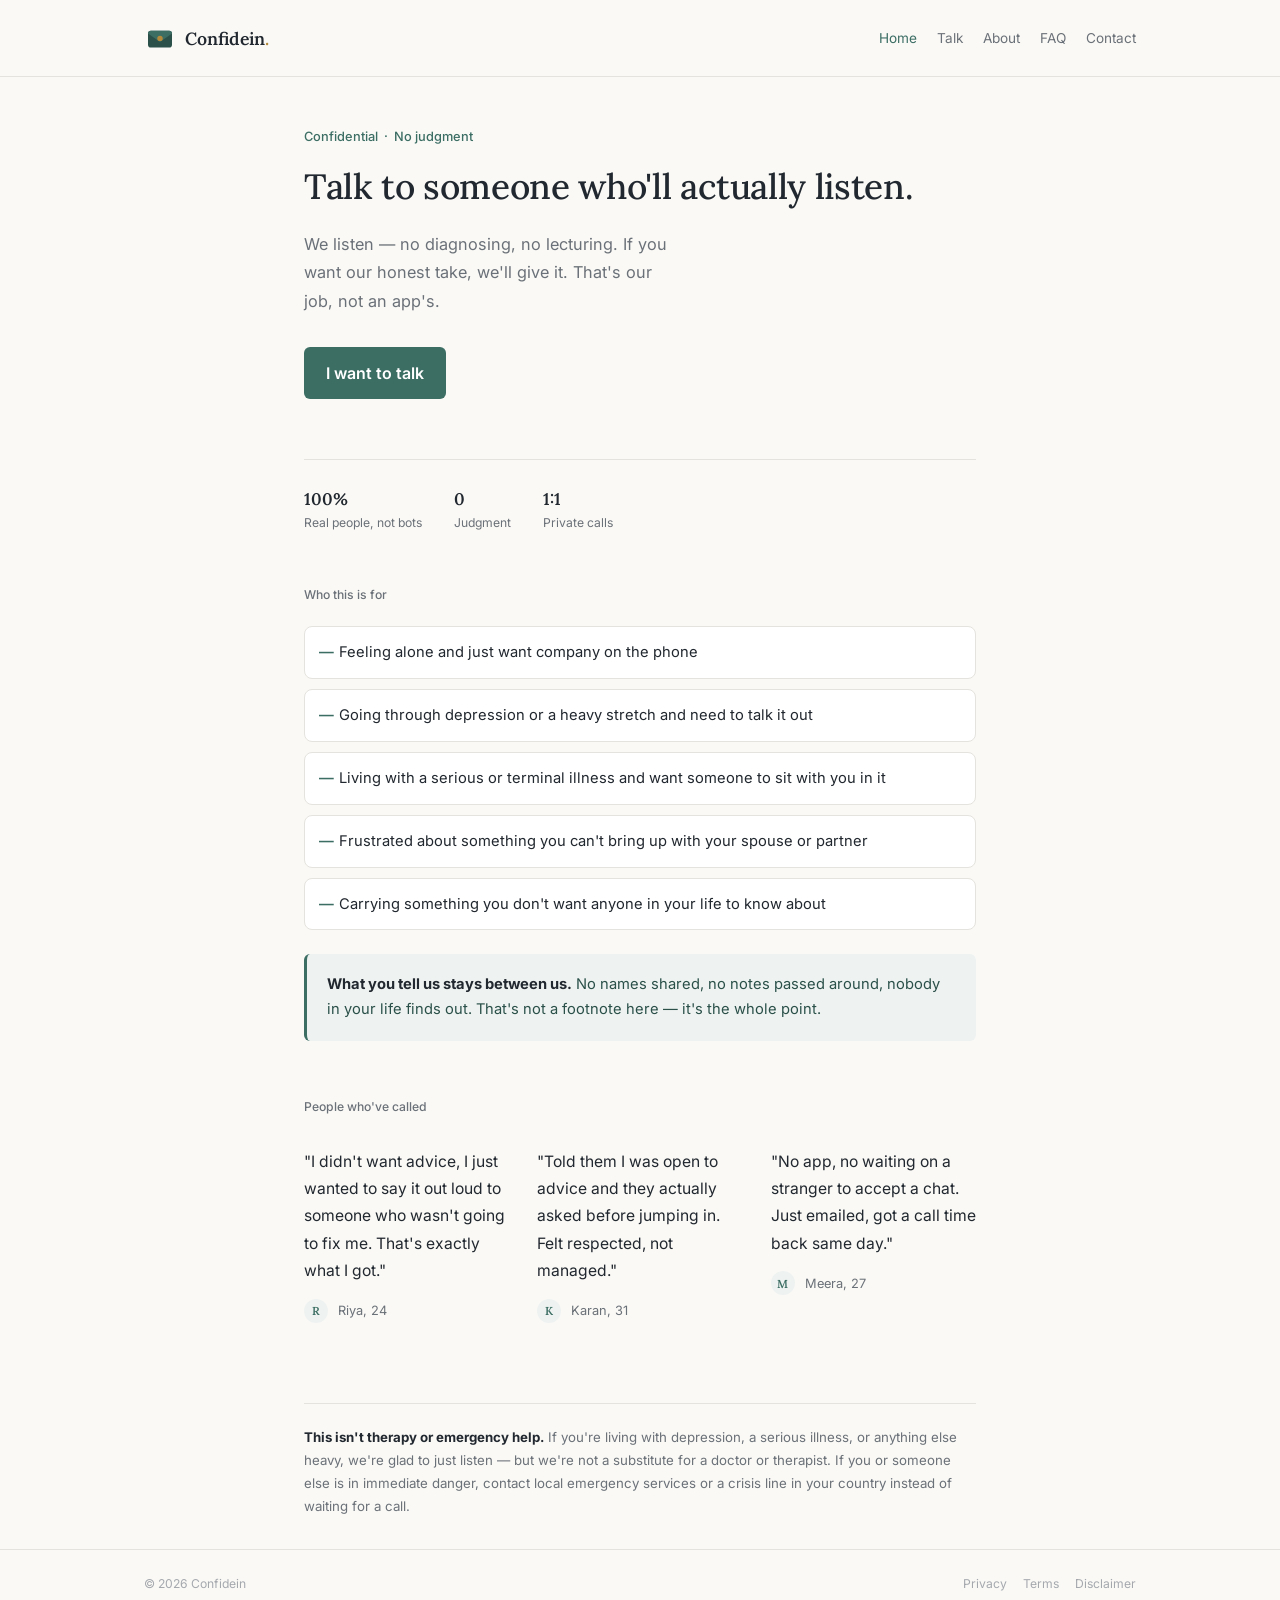
<file: index.html>
<!DOCTYPE html>
<html lang="en">
<head>
  <meta charset="UTF-8">
  <meta name="viewport" content="width=device-width, initial-scale=1">
  <title>Confidein — Talk to someone who'll listen</title>
  <meta name="description" content="A real-person listening service. No bots, no matching apps — reach out and we'll schedule a private call. No judgment, and honest advice only if you ask for it.">
  <link rel="canonical" href="https://anirban32129.github.io/Confidein/">
  <link rel="icon" type="image/svg+xml" href="favicon.svg">
  <link rel="stylesheet" href="style.css">
</head>
<body>
<div class="site-shell">

  <header class="site-header">
    <div class="wrap-inner">
      <a href="index.html" class="brand"><svg class="brand-mark" viewBox="0 0 40 40" xmlns="http://www.w3.org/2000/svg" aria-hidden="true"><rect x="5" y="11" width="30" height="21" rx="3.5" fill="#2b5049"/><path d="M5 14.5 L20 25 L35 14.5 L35 14.5 C35 12.5 33.5 11 31.5 11 L8.5 11 C6.5 11 5 12.5 5 14.5 Z" fill="#3c6e64"/><circle class="mark-spark" cx="20" cy="20.5" r="3.4" fill="#b4893a"/></svg><span class="brand-word">Confidein<span>.</span></span></a>
      <nav>
        <a href="index.html" class="active">Home</a>
        <a href="talk.html">Talk</a>
        <a href="about.html">About</a>
        <a href="faq.html">FAQ</a>
        <a href="contact.html">Contact</a>
      </nav>
    </div>
  </header>

  <main>
    <div class="page">
      <div class="hero">
        <div class="eyebrow">Confidential &nbsp;·&nbsp; No judgment</div>
        <h1>Talk to someone who'll actually listen.</h1>
        <p>We listen — no diagnosing, no lecturing. If you want our honest take, we'll give it. That's our job, not an app's.</p>
        <a class="primary-btn" href="talk.html">I want to talk</a>
      </div>

      <div class="trust-strip">
        <div class="trust-item"><div class="n">100%</div><div class="l">Real people, not bots</div></div>
        <div class="trust-item"><div class="n">0</div><div class="l">Judgment</div></div>
        <div class="trust-item"><div class="n">1:1</div><div class="l">Private calls</div></div>
      </div>

      <div class="who-for">
        <div class="testi-label">Who this is for</div>
        <div class="who-grid">
          <div class="who-item">Feeling alone and just want company on the phone</div>
          <div class="who-item">Going through depression or a heavy stretch and need to talk it out</div>
          <div class="who-item">Living with a serious or terminal illness and want someone to sit with you in it</div>
          <div class="who-item">Frustrated about something you can't bring up with your spouse or partner</div>
          <div class="who-item">Carrying something you don't want anyone in your life to know about</div>
        </div>
      </div>

      <div class="confidential-block">
        <b>What you tell us stays between us.</b> No names shared, no notes passed around, nobody in your life finds out. That's not a footnote here — it's the whole point.
      </div>

      <div class="testimonials">
        <div class="testi-label">People who've called</div>
        <div class="testi-card">
          <p>"I didn't want advice, I just wanted to say it out loud to someone who wasn't going to fix me. That's exactly what I got."</p>
          <div class="who"><div class="avatar">R</div><div class="name">Riya, 24</div></div>
        </div>
        <div class="testi-card">
          <p>"Told them I was open to advice and they actually asked before jumping in. Felt respected, not managed."</p>
          <div class="who"><div class="avatar">K</div><div class="name">Karan, 31</div></div>
        </div>
        <div class="testi-card">
          <p>"No app, no waiting on a stranger to accept a chat. Just emailed, got a call time back same day."</p>
          <div class="who"><div class="avatar">M</div><div class="name">Meera, 27</div></div>
        </div>
      </div>

      <div class="safety-note">
        <b>This isn't therapy or emergency help.</b> If you're living with depression, a serious illness, or anything else heavy, we're glad to just listen — but we're not a substitute for a doctor or therapist. If you or someone else is in immediate danger, contact local emergency services or a crisis line in your country instead of waiting for a call.
      </div>
    </div>
  </main>

  <footer class="site-footer">
    <div class="wrap-inner">
      <span>&copy; 2026 Confidein</span>
      <nav>
        <a href="privacy.html">Privacy</a>
        <a href="terms.html">Terms</a>
        <a href="disclaimer.html">Disclaimer</a>
      </nav>
    </div>
  </footer>

</div>
</body>
</html>
</file>
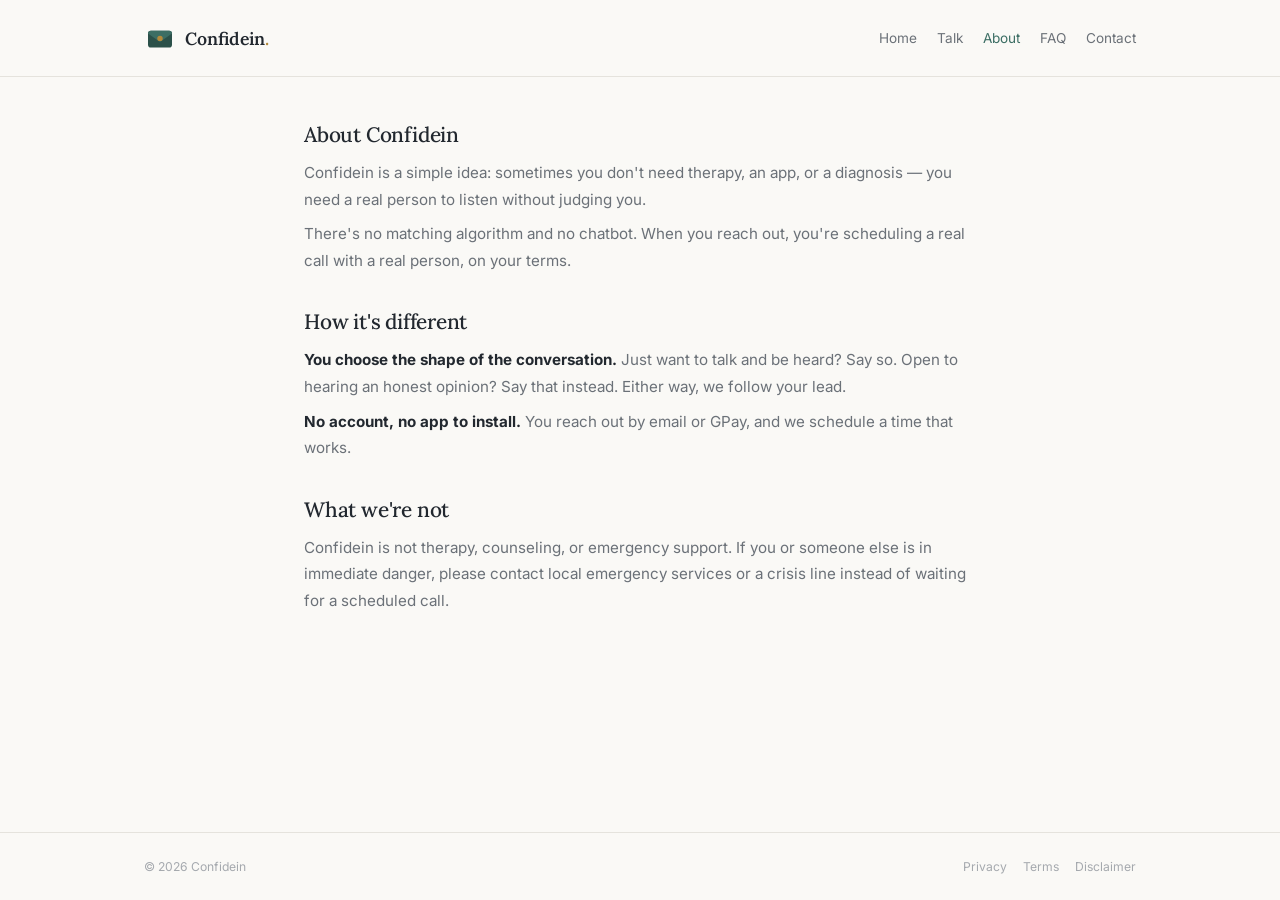
<file: about.html>
<!DOCTYPE html>
<html lang="en">
<head>
  <meta charset="UTF-8">
  <meta name="viewport" content="width=device-width, initial-scale=1">
  <title>About — Confidein</title>
  <meta name="description" content="Confidein is a real-person listening service. Learn how it works and what makes it different from an app or a clinical service.">
  <link rel="canonical" href="https://anirban32129.github.io/Confidein/about.html">
  <link rel="icon" type="image/svg+xml" href="favicon.svg">
  <link rel="stylesheet" href="style.css">
</head>
<body>
<div class="site-shell">

  <header class="site-header">
    <div class="wrap-inner">
      <a href="index.html" class="brand"><svg class="brand-mark" viewBox="0 0 40 40" xmlns="http://www.w3.org/2000/svg" aria-hidden="true"><rect x="5" y="11" width="30" height="21" rx="3.5" fill="#2b5049"/><path d="M5 14.5 L20 25 L35 14.5 L35 14.5 C35 12.5 33.5 11 31.5 11 L8.5 11 C6.5 11 5 12.5 5 14.5 Z" fill="#3c6e64"/><circle class="mark-spark" cx="20" cy="20.5" r="3.4" fill="#b4893a"/></svg><span class="brand-word">Confidein<span>.</span></span></a>
      <nav>
        <a href="index.html">Home</a>
        <a href="talk.html">Talk</a>
        <a href="about.html" class="active">About</a>
        <a href="faq.html">FAQ</a>
        <a href="contact.html">Contact</a>
      </nav>
    </div>
  </header>

  <main>
    <div class="page content">
      <h2>About Confidein</h2>
      <p>Confidein is a simple idea: sometimes you don't need therapy, an app, or a diagnosis — you need a real person to listen without judging you.</p>
      <p>There's no matching algorithm and no chatbot. When you reach out, you're scheduling a real call with a real person, on your terms.</p>

      <h2>How it's different</h2>
      <p><b>You choose the shape of the conversation.</b> Just want to talk and be heard? Say so. Open to hearing an honest opinion? Say that instead. Either way, we follow your lead.</p>
      <p><b>No account, no app to install.</b> You reach out by email or GPay, and we schedule a time that works.</p>

      <h2>What we're not</h2>
      <p>Confidein is not therapy, counseling, or emergency support. If you or someone else is in immediate danger, please contact local emergency services or a crisis line instead of waiting for a scheduled call.</p>
    </div>
  </main>

  <footer class="site-footer">
    <div class="wrap-inner">
      <span>&copy; 2026 Confidein</span>
      <nav>
        <a href="privacy.html">Privacy</a>
        <a href="terms.html">Terms</a>
        <a href="disclaimer.html">Disclaimer</a>
      </nav>
    </div>
  </footer>

</div>
</body>
</html>
</file>
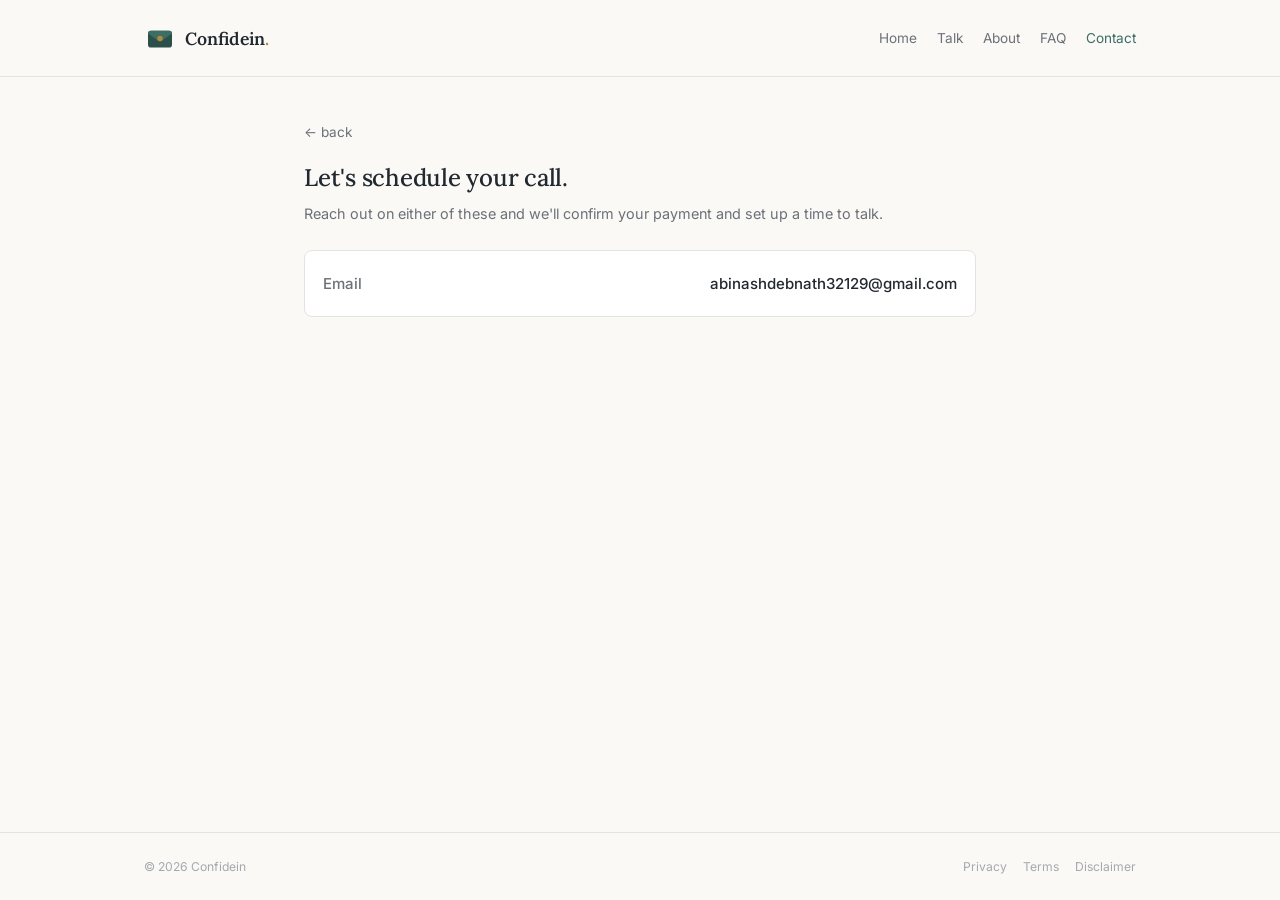
<file: contact.html>
<!DOCTYPE html>
<html lang="en">
<head>
  <meta charset="UTF-8">
  <meta name="viewport" content="width=device-width, initial-scale=1">
  <title>Contact us — Confidein</title>
  <meta name="description" content="Reach out by email or GPay to schedule your call with Confidein. We don't do in-app matching — every conversation is scheduled directly.">
  <link rel="canonical" href="https://anirban32129.github.io/Confidein/contact.html">
  <link rel="icon" type="image/svg+xml" href="favicon.svg">
  <link rel="stylesheet" href="style.css">
</head>
<body data-page="contact">
<div class="site-shell">

  <header class="site-header">
    <div class="wrap-inner">
      <a href="index.html" class="brand"><svg class="brand-mark" viewBox="0 0 40 40" xmlns="http://www.w3.org/2000/svg" aria-hidden="true"><rect x="5" y="11" width="30" height="21" rx="3.5" fill="#2b5049"/><path d="M5 14.5 L20 25 L35 14.5 L35 14.5 C35 12.5 33.5 11 31.5 11 L8.5 11 C6.5 11 5 12.5 5 14.5 Z" fill="#3c6e64"/><circle class="mark-spark" cx="20" cy="20.5" r="3.4" fill="#b4893a"/></svg><span class="brand-word">Confidein<span>.</span></span></a>
      <nav>
        <a href="index.html">Home</a>
        <a href="talk.html">Talk</a>
        <a href="about.html">About</a>
        <a href="faq.html">FAQ</a>
        <a href="contact.html" class="active">Contact</a>
      </nav>
    </div>
  </header>

  <main>
    <div class="page">
      <a href="payment.html" class="backlink">&larr; back</a>
      <h2>Let's schedule your call.</h2>
      <p style="color:var(--muted); font-size:.9rem; line-height:1.75; margin-top:8px;">Reach out on either of these and we'll confirm your payment and set up a time to talk.</p>

      <div class="paid-badge" id="paidNote">✓ Payment marked as complete — email us to confirm and get a call time.</div>

      <div class="summary-card" id="summaryCard" style="display:none;">
        Mention this when you reach out: <b id="summaryLine">—</b>
      </div>

      <div class="contact-card">
        <div class="row"><span class="k">Email</span><a id="mailLink" href="mailto:abinashdebnath32129@gmail.com">abinashdebnath32129@gmail.com</a></div>
      </div>
    </div>
  </main>

  <footer class="site-footer">
    <div class="wrap-inner">
      <span>&copy; 2026 Confidein</span>
      <nav>
        <a href="privacy.html">Privacy</a>
        <a href="terms.html">Terms</a>
        <a href="disclaimer.html">Disclaimer</a>
      </nav>
    </div>
  </footer>

  <script src="script.js"></script>
</div>
</body>
</html>
</file>
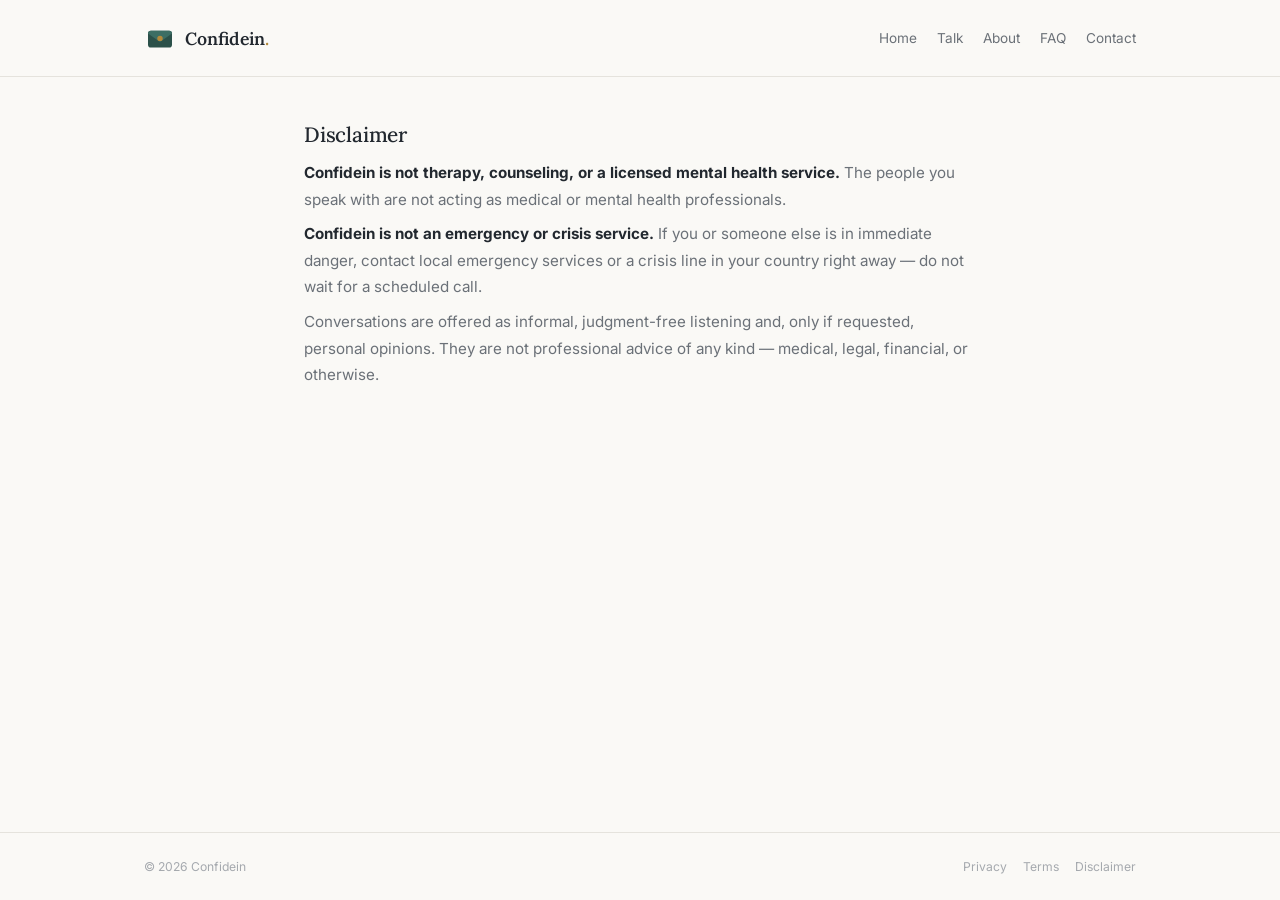
<file: disclaimer.html>
<!DOCTYPE html>
<html lang="en">
<head>
  <meta charset="UTF-8">
  <meta name="viewport" content="width=device-width, initial-scale=1">
  <title>Disclaimer — Confidein</title>
  <meta name="description" content="Confidein is not therapy or emergency support. Read the full disclaimer before scheduling a call.">
  <link rel="canonical" href="https://anirban32129.github.io/Confidein/disclaimer.html">
  <link rel="icon" type="image/svg+xml" href="favicon.svg">
  <link rel="stylesheet" href="style.css">
</head>
<body>
<div class="site-shell">

  <header class="site-header">
    <div class="wrap-inner">
      <a href="index.html" class="brand"><svg class="brand-mark" viewBox="0 0 40 40" xmlns="http://www.w3.org/2000/svg" aria-hidden="true"><rect x="5" y="11" width="30" height="21" rx="3.5" fill="#2b5049"/><path d="M5 14.5 L20 25 L35 14.5 L35 14.5 C35 12.5 33.5 11 31.5 11 L8.5 11 C6.5 11 5 12.5 5 14.5 Z" fill="#3c6e64"/><circle class="mark-spark" cx="20" cy="20.5" r="3.4" fill="#b4893a"/></svg><span class="brand-word">Confidein<span>.</span></span></a>
      <nav>
        <a href="index.html">Home</a>
        <a href="talk.html">Talk</a>
        <a href="about.html">About</a>
        <a href="faq.html">FAQ</a>
        <a href="contact.html">Contact</a>
      </nav>
    </div>
  </header>

  <main>
    <div class="page content">
      <h2>Disclaimer</h2>
      <p><b>Confidein is not therapy, counseling, or a licensed mental health service.</b> The people you speak with are not acting as medical or mental health professionals.</p>
      <p><b>Confidein is not an emergency or crisis service.</b> If you or someone else is in immediate danger, contact local emergency services or a crisis line in your country right away — do not wait for a scheduled call.</p>
      <p>Conversations are offered as informal, judgment-free listening and, only if requested, personal opinions. They are not professional advice of any kind — medical, legal, financial, or otherwise.</p>
    </div>
  </main>

  <footer class="site-footer">
    <div class="wrap-inner">
      <span>&copy; 2026 Confidein</span>
      <nav>
        <a href="privacy.html">Privacy</a>
        <a href="terms.html">Terms</a>
        <a href="disclaimer.html">Disclaimer</a>
      </nav>
    </div>
  </footer>

</div>
</body>
</html>
</file>
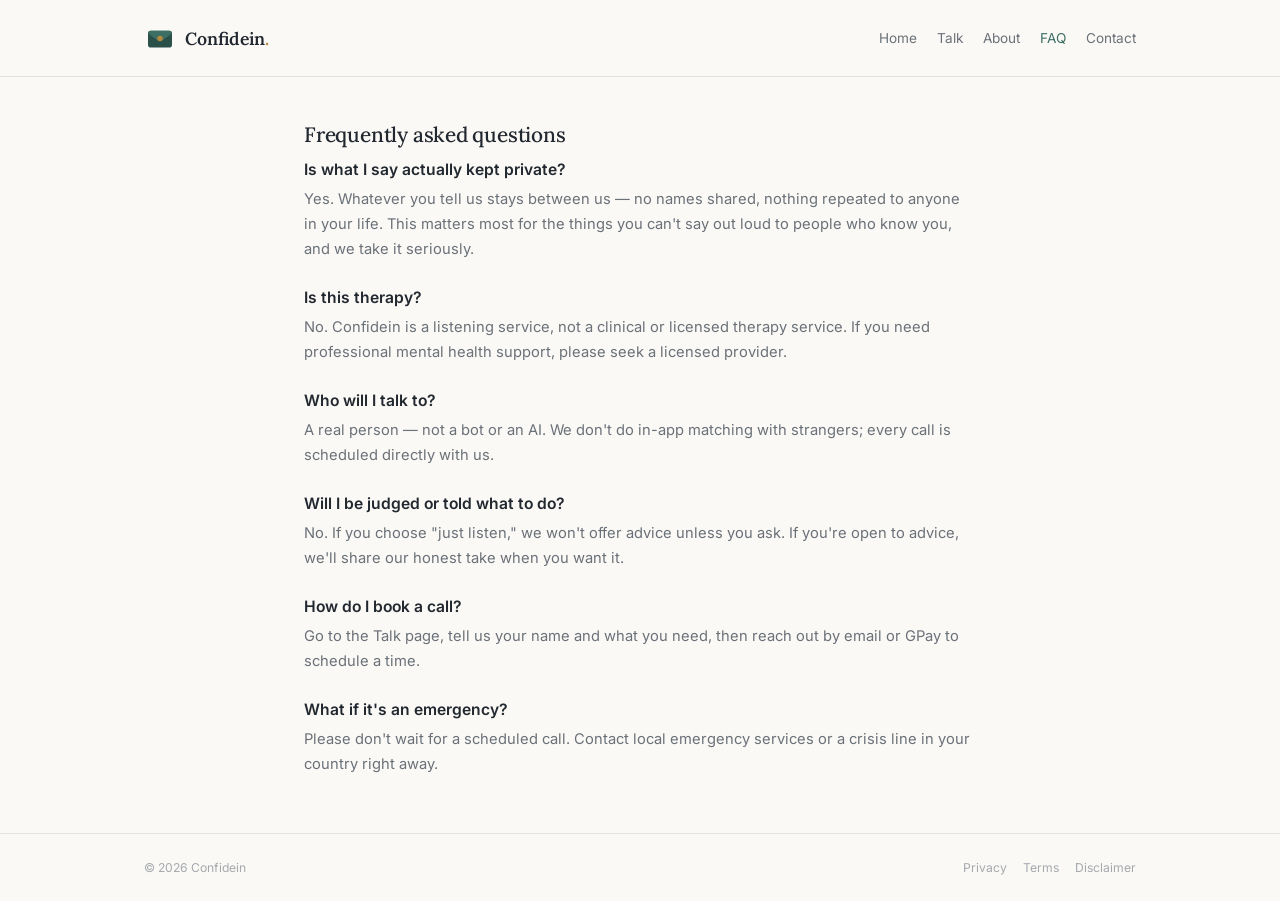
<file: faq.html>
<!DOCTYPE html>
<html lang="en">
<head>
  <meta charset="UTF-8">
  <meta name="viewport" content="width=device-width, initial-scale=1">
  <title>FAQ — Confidein</title>
  <meta name="description" content="Answers to common questions about how Confidein's listening calls work, what they cost, and how privacy is handled.">
  <link rel="canonical" href="https://anirban32129.github.io/Confidein/faq.html">
  <link rel="icon" type="image/svg+xml" href="favicon.svg">
  <link rel="stylesheet" href="style.css">
</head>
<body>
<div class="site-shell">

  <header class="site-header">
    <div class="wrap-inner">
      <a href="index.html" class="brand"><svg class="brand-mark" viewBox="0 0 40 40" xmlns="http://www.w3.org/2000/svg" aria-hidden="true"><rect x="5" y="11" width="30" height="21" rx="3.5" fill="#2b5049"/><path d="M5 14.5 L20 25 L35 14.5 L35 14.5 C35 12.5 33.5 11 31.5 11 L8.5 11 C6.5 11 5 12.5 5 14.5 Z" fill="#3c6e64"/><circle class="mark-spark" cx="20" cy="20.5" r="3.4" fill="#b4893a"/></svg><span class="brand-word">Confidein<span>.</span></span></a>
      <nav>
        <a href="index.html">Home</a>
        <a href="talk.html">Talk</a>
        <a href="about.html">About</a>
        <a href="faq.html" class="active">FAQ</a>
        <a href="contact.html">Contact</a>
      </nav>
    </div>
  </header>

  <main>
    <div class="page content">
      <h2>Frequently asked questions</h2>

      <div class="faq-item">
        <div class="q">Is what I say actually kept private?</div>
        <div class="a">Yes. Whatever you tell us stays between us — no names shared, nothing repeated to anyone in your life. This matters most for the things you can't say out loud to people who know you, and we take it seriously.</div>
      </div>

      <div class="faq-item">
        <div class="q">Is this therapy?</div>
        <div class="a">No. Confidein is a listening service, not a clinical or licensed therapy service. If you need professional mental health support, please seek a licensed provider.</div>
      </div>

      <div class="faq-item">
        <div class="q">Who will I talk to?</div>
        <div class="a">A real person — not a bot or an AI. We don't do in-app matching with strangers; every call is scheduled directly with us.</div>
      </div>

      <div class="faq-item">
        <div class="q">Will I be judged or told what to do?</div>
        <div class="a">No. If you choose "just listen," we won't offer advice unless you ask. If you're open to advice, we'll share our honest take when you want it.</div>
      </div>

      <div class="faq-item">
        <div class="q">How do I book a call?</div>
        <div class="a">Go to the Talk page, tell us your name and what you need, then reach out by email or GPay to schedule a time.</div>
      </div>

      <div class="faq-item">
        <div class="q">What if it's an emergency?</div>
        <div class="a">Please don't wait for a scheduled call. Contact local emergency services or a crisis line in your country right away.</div>
      </div>
    </div>
  </main>

  <footer class="site-footer">
    <div class="wrap-inner">
      <span>&copy; 2026 Confidein</span>
      <nav>
        <a href="privacy.html">Privacy</a>
        <a href="terms.html">Terms</a>
        <a href="disclaimer.html">Disclaimer</a>
      </nav>
    </div>
  </footer>

</div>
</body>
</html>
</file>
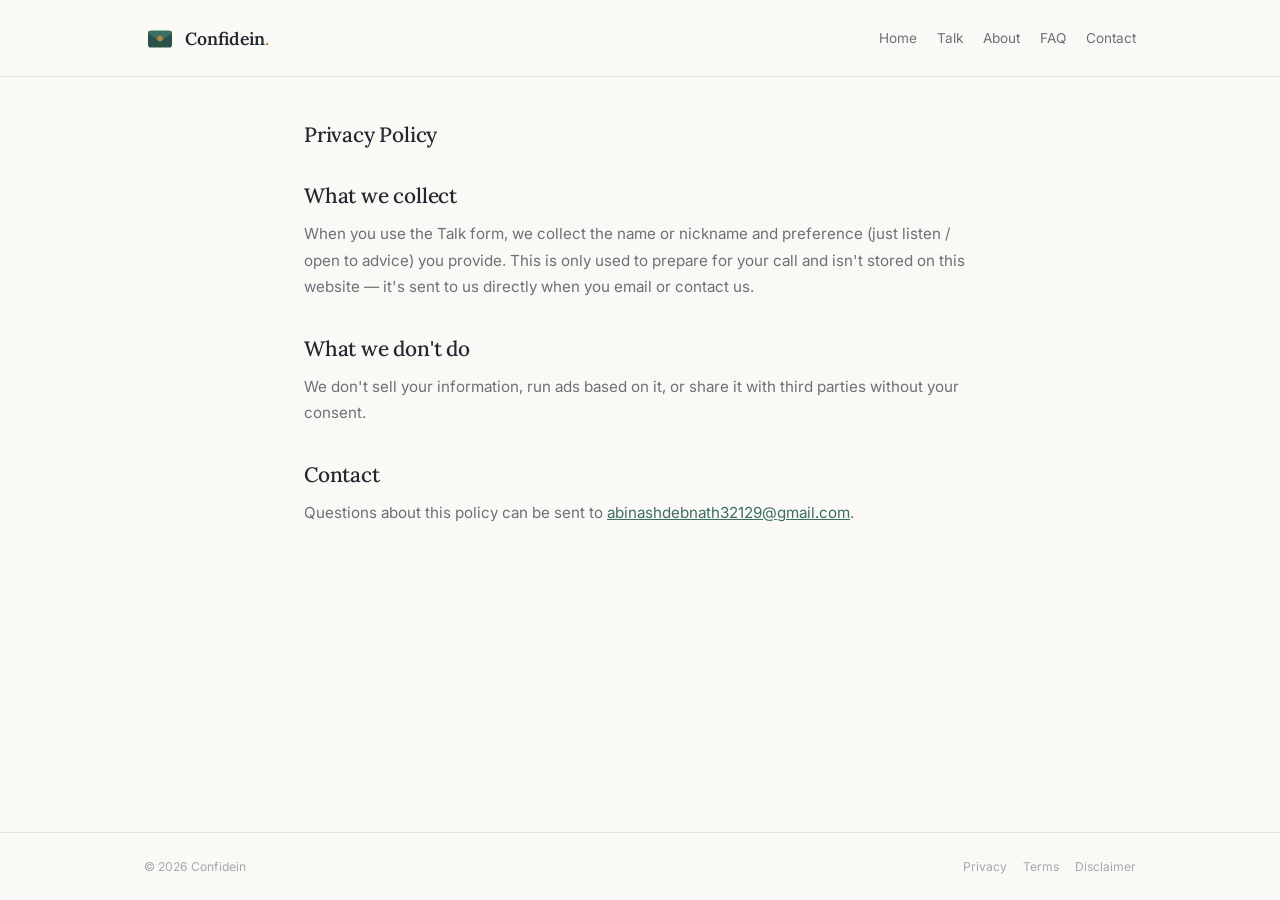
<file: privacy.html>
<!DOCTYPE html>
<html lang="en">
<head>
  <meta charset="UTF-8">
  <meta name="viewport" content="width=device-width, initial-scale=1">
  <title>Privacy Policy — Confidein</title>
  <meta name="description" content="How Confidein handles the information you share when you reach out to schedule a call.">
  <link rel="canonical" href="https://anirban32129.github.io/Confidein/privacy.html">
  <link rel="icon" type="image/svg+xml" href="favicon.svg">
  <link rel="stylesheet" href="style.css">
</head>
<body>
<div class="site-shell">

  <header class="site-header">
    <div class="wrap-inner">
      <a href="index.html" class="brand"><svg class="brand-mark" viewBox="0 0 40 40" xmlns="http://www.w3.org/2000/svg" aria-hidden="true"><rect x="5" y="11" width="30" height="21" rx="3.5" fill="#2b5049"/><path d="M5 14.5 L20 25 L35 14.5 L35 14.5 C35 12.5 33.5 11 31.5 11 L8.5 11 C6.5 11 5 12.5 5 14.5 Z" fill="#3c6e64"/><circle class="mark-spark" cx="20" cy="20.5" r="3.4" fill="#b4893a"/></svg><span class="brand-word">Confidein<span>.</span></span></a>
      <nav>
        <a href="index.html">Home</a>
        <a href="talk.html">Talk</a>
        <a href="about.html">About</a>
        <a href="faq.html">FAQ</a>
        <a href="contact.html">Contact</a>
      </nav>
    </div>
  </header>

  <main>
    <div class="page content">
      <h2>Privacy Policy</h2>

      <h2>What we collect</h2>
      <p>When you use the Talk form, we collect the name or nickname and preference (just listen / open to advice) you provide. This is only used to prepare for your call and isn't stored on this website — it's sent to us directly when you email or contact us.</p>

      <h2>What we don't do</h2>
      <p>We don't sell your information, run ads based on it, or share it with third parties without your consent.</p>

      <h2>Contact</h2>
      <p>Questions about this policy can be sent to <a href="mailto:abinashdebnath32129@gmail.com" style="color:var(--primary);">abinashdebnath32129@gmail.com</a>.</p>
    </div>
  </main>

  <footer class="site-footer">
    <div class="wrap-inner">
      <span>&copy; 2026 Confidein</span>
      <nav>
        <a href="privacy.html">Privacy</a>
        <a href="terms.html">Terms</a>
        <a href="disclaimer.html">Disclaimer</a>
      </nav>
    </div>
  </footer>

</div>
</body>
</html>
</file>
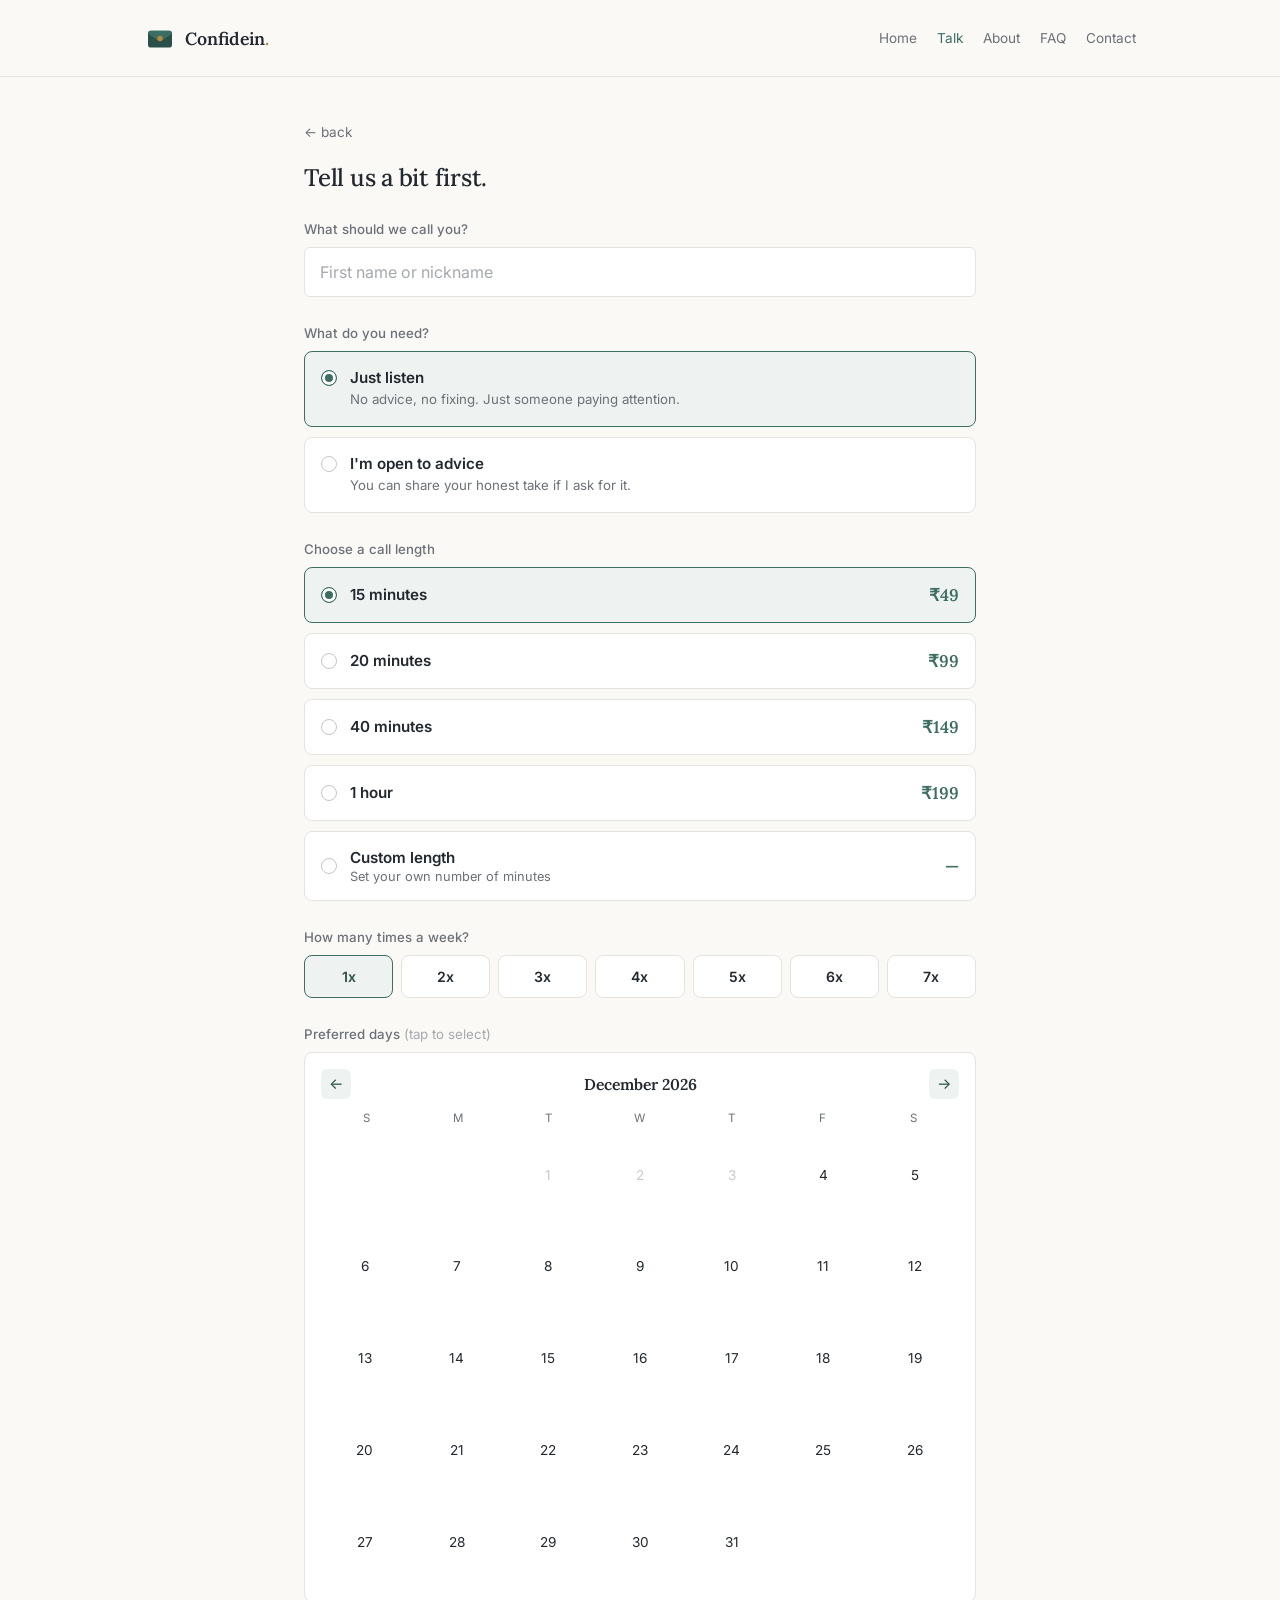
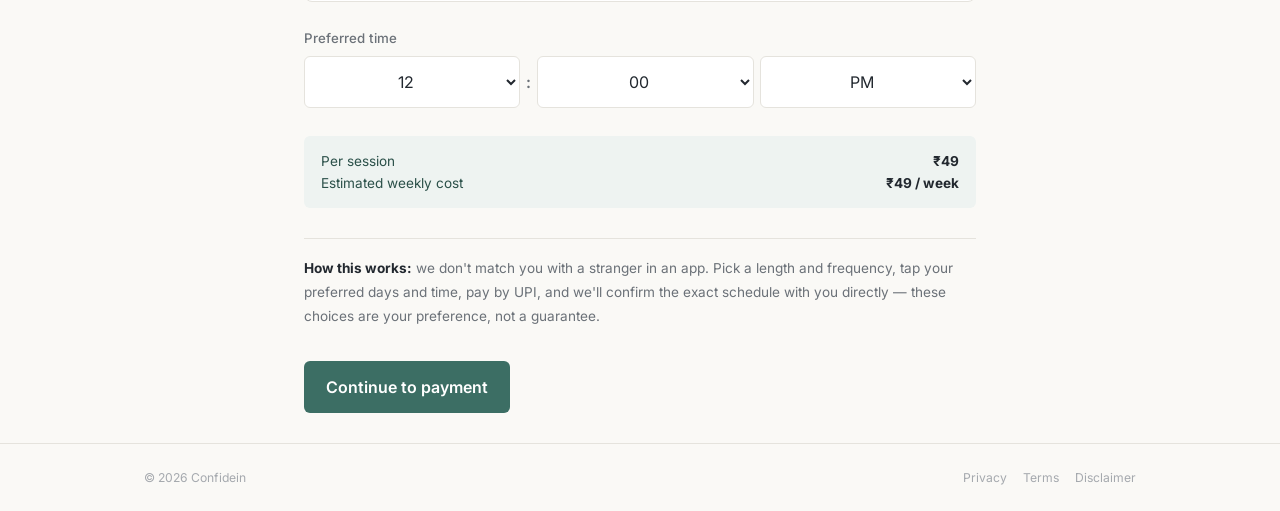
<file: talk.html>
<!DOCTYPE html>
<html lang="en">
<head>
  <meta charset="UTF-8">
  <meta name="viewport" content="width=device-width, initial-scale=1">
  <title>Talk to us — Confidein</title>
  <meta name="description" content="Tell us a little about what you need, then reach out to schedule a private call. Choose whether you just want to be heard or you're open to advice.">
  <link rel="canonical" href="https://anirban32129.github.io/Confidein/talk.html">
  <link rel="icon" type="image/svg+xml" href="favicon.svg">
  <link rel="stylesheet" href="style.css">
</head>
<body>
<div class="site-shell">

  <header class="site-header">
    <div class="wrap-inner">
      <a href="index.html" class="brand"><svg class="brand-mark" viewBox="0 0 40 40" xmlns="http://www.w3.org/2000/svg" aria-hidden="true"><rect x="5" y="11" width="30" height="21" rx="3.5" fill="#2b5049"/><path d="M5 14.5 L20 25 L35 14.5 L35 14.5 C35 12.5 33.5 11 31.5 11 L8.5 11 C6.5 11 5 12.5 5 14.5 Z" fill="#3c6e64"/><circle class="mark-spark" cx="20" cy="20.5" r="3.4" fill="#b4893a"/></svg><span class="brand-word">Confidein<span>.</span></span></a>
      <nav>
        <a href="index.html">Home</a>
        <a href="talk.html" class="active">Talk</a>
        <a href="about.html">About</a>
        <a href="faq.html">FAQ</a>
        <a href="contact.html">Contact</a>
      </nav>
    </div>
  </header>

  <main>
    <div class="page">
      <a href="index.html" class="backlink">&larr; back</a>
      <h2>Tell us a bit first.</h2>

      <form id="talkForm" onsubmit="submitTalkForm(event)">
        <label for="talkerNick">What should we call you?</label>
        <input type="text" id="talkerNick" maxlength="24" placeholder="First name or nickname">
        <div id="nameError" style="display:none; color:#b8503f; font-size:.82rem; margin-top:8px;">Please enter a name or nickname so we know what to call you.</div>

        <label>What do you need?</label>
        <div class="mode-row">
          <div class="mode-opt selected" data-mode="listen" onclick="selectMode(this,'listen')">
            <div class="radio"></div>
            <div><div class="t">Just listen</div><div class="d">No advice, no fixing. Just someone paying attention.</div></div>
          </div>
          <div class="mode-opt" data-mode="advice" onclick="selectMode(this,'advice')">
            <div class="radio"></div>
            <div><div class="t">I'm open to advice</div><div class="d">You can share your honest take if I ask for it.</div></div>
          </div>
        </div>

        <label>Choose a call length</label>
        <div class="mode-row">
          <div class="plan-opt selected" data-duration="15" data-amount="49" onclick="selectPlan(this)">
            <div class="radio"></div>
            <div class="plan-info"><div class="t">15 minutes</div></div>
            <div class="price">₹49</div>
          </div>
          <div class="plan-opt" data-duration="20" data-amount="99" onclick="selectPlan(this)">
            <div class="radio"></div>
            <div class="plan-info"><div class="t">20 minutes</div></div>
            <div class="price">₹99</div>
          </div>
          <div class="plan-opt" data-duration="40" data-amount="149" onclick="selectPlan(this)">
            <div class="radio"></div>
            <div class="plan-info"><div class="t">40 minutes</div></div>
            <div class="price">₹149</div>
          </div>
          <div class="plan-opt" data-duration="60" data-amount="199" onclick="selectPlan(this)">
            <div class="radio"></div>
            <div class="plan-info"><div class="t">1 hour</div></div>
            <div class="price">₹199</div>
          </div>
          <div class="plan-opt" data-duration="custom" data-amount="0" id="customPlanOpt" onclick="selectPlan(this)">
            <div class="radio"></div>
            <div class="plan-info"><div class="t">Custom length</div><div class="d" style="font-size:.8rem; color:var(--muted); margin-top:2px;">Set your own number of minutes</div></div>
            <div class="price" id="customPriceTag">—</div>
          </div>
        </div>

        <div id="customDurationBox" style="display:none; margin-top:14px;">
          <label for="customMinutes" style="margin-top:0;">Minutes per call</label>
          <input type="number" id="customMinutes" min="5" max="180" step="5" value="30" oninput="onCustomMinutesChange()">
        </div>

        <label>How many times a week?</label>
        <div class="freq-row" id="freqRow">
          <div class="freq-pill selected" data-freq="1" onclick="selectFreq(this)">1x</div>
          <div class="freq-pill" data-freq="2" onclick="selectFreq(this)">2x</div>
          <div class="freq-pill" data-freq="3" onclick="selectFreq(this)">3x</div>
          <div class="freq-pill" data-freq="4" onclick="selectFreq(this)">4x</div>
          <div class="freq-pill" data-freq="5" onclick="selectFreq(this)">5x</div>
          <div class="freq-pill" data-freq="6" onclick="selectFreq(this)">6x</div>
          <div class="freq-pill" data-freq="7" onclick="selectFreq(this)">7x</div>
        </div>

        <label>Preferred days <span style="font-weight:400; color:#a5a9ae;">(tap to select)</span></label>
        <div class="cal-box" id="calBox">
          <div class="cal-head">
            <button type="button" class="cal-nav" onclick="calShift(-1)" aria-label="Previous month">&larr;</button>
            <span id="calMonthLabel" class="cal-month">—</span>
            <button type="button" class="cal-nav" onclick="calShift(1)" aria-label="Next month">&rarr;</button>
          </div>
          <div class="cal-dow">
            <span>S</span><span>M</span><span>T</span><span>W</span><span>T</span><span>F</span><span>S</span>
          </div>
          <div class="cal-grid" id="calGrid"></div>
        </div>

        <label for="timeHour">Preferred time</label>
        <div class="time-row">
          <select id="timeHour" aria-label="Hour" onchange="updateCostSummary()">
            <option value="1">1</option><option value="2">2</option><option value="3">3</option>
            <option value="4">4</option><option value="5">5</option><option value="6">6</option>
            <option value="7">7</option><option value="8">8</option><option value="9">9</option>
            <option value="10">10</option><option value="11">11</option><option value="12" selected>12</option>
          </select>
          <span class="time-colon">:</span>
          <select id="timeMinute" aria-label="Minute" onchange="updateCostSummary()">
            <option value="00" selected>00</option><option value="05">05</option><option value="10">10</option>
            <option value="15">15</option><option value="20">20</option><option value="25">25</option>
            <option value="30">30</option><option value="35">35</option><option value="40">40</option>
            <option value="45">45</option><option value="50">50</option><option value="55">55</option>
          </select>
          <select id="timePeriod" aria-label="AM or PM" onchange="updateCostSummary()">
            <option value="PM" selected>PM</option>
            <option value="AM">AM</option>
          </select>
        </div>

        <div class="summary-card" id="costSummary">
          <div style="display:flex; justify-content:space-between; padding:3px 0;">
            <span>Per session</span><b id="perSessionAmt">₹49</b>
          </div>
          <div style="display:flex; justify-content:space-between; padding:3px 0;">
            <span>Estimated weekly cost</span><b id="weeklyAmt">₹49 / week</b>
          </div>
        </div>

        <div class="guidelines">
          <b>How this works:</b> we don't match you with a stranger in an app. Pick a length and frequency, tap your preferred days and time, pay by UPI, and we'll confirm the exact schedule with you directly — these choices are your preference, not a guarantee.
        </div>

        <button class="primary-btn" type="submit" style="border:none; cursor:pointer;">Continue to payment</button>
      </form>
    </div>
  </main>

  <footer class="site-footer">
    <div class="wrap-inner">
      <span>&copy; 2026 Confidein</span>
      <nav>
        <a href="privacy.html">Privacy</a>
        <a href="terms.html">Terms</a>
        <a href="disclaimer.html">Disclaimer</a>
      </nav>
    </div>
  </footer>

  <script src="script.js"></script>
</div>
</body>
</html>
</file>
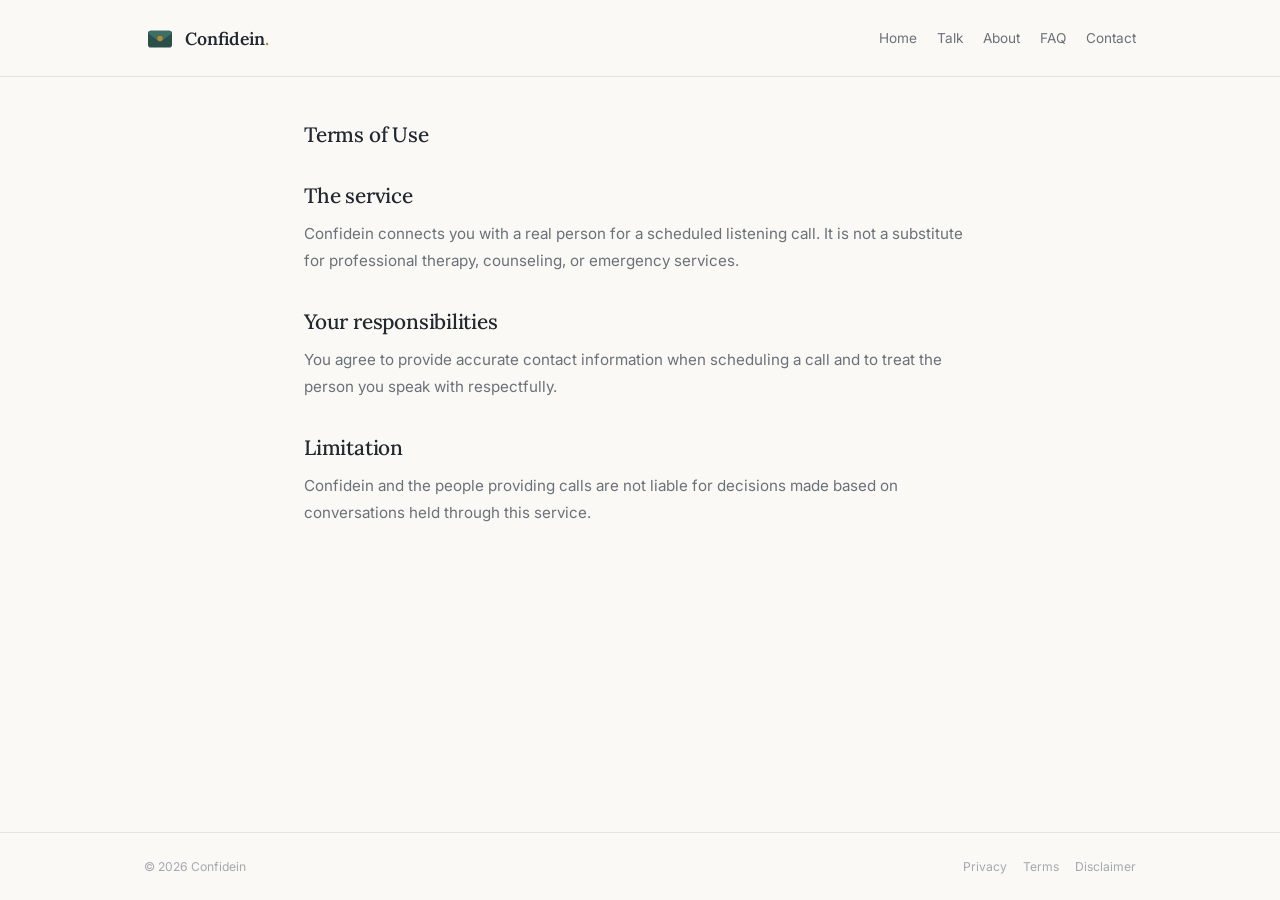
<file: terms.html>
<!DOCTYPE html>
<html lang="en">
<head>
  <meta charset="UTF-8">
  <meta name="viewport" content="width=device-width, initial-scale=1">
  <title>Terms of Use — Confidein</title>
  <meta name="description" content="Terms for using Confidein's listening and call-scheduling service.">
  <link rel="canonical" href="https://anirban32129.github.io/Confidein/terms.html">
  <link rel="icon" type="image/svg+xml" href="favicon.svg">
  <link rel="stylesheet" href="style.css">
</head>
<body>
<div class="site-shell">

  <header class="site-header">
    <div class="wrap-inner">
      <a href="index.html" class="brand"><svg class="brand-mark" viewBox="0 0 40 40" xmlns="http://www.w3.org/2000/svg" aria-hidden="true"><rect x="5" y="11" width="30" height="21" rx="3.5" fill="#2b5049"/><path d="M5 14.5 L20 25 L35 14.5 L35 14.5 C35 12.5 33.5 11 31.5 11 L8.5 11 C6.5 11 5 12.5 5 14.5 Z" fill="#3c6e64"/><circle class="mark-spark" cx="20" cy="20.5" r="3.4" fill="#b4893a"/></svg><span class="brand-word">Confidein<span>.</span></span></a>
      <nav>
        <a href="index.html">Home</a>
        <a href="talk.html">Talk</a>
        <a href="about.html">About</a>
        <a href="faq.html">FAQ</a>
        <a href="contact.html">Contact</a>
      </nav>
    </div>
  </header>

  <main>
    <div class="page content">
      <h2>Terms of Use</h2>

      <h2>The service</h2>
      <p>Confidein connects you with a real person for a scheduled listening call. It is not a substitute for professional therapy, counseling, or emergency services.</p>

      <h2>Your responsibilities</h2>
      <p>You agree to provide accurate contact information when scheduling a call and to treat the person you speak with respectfully.</p>

      <h2>Limitation</h2>
      <p>Confidein and the people providing calls are not liable for decisions made based on conversations held through this service.</p>
    </div>
  </main>

  <footer class="site-footer">
    <div class="wrap-inner">
      <span>&copy; 2026 Confidein</span>
      <nav>
        <a href="privacy.html">Privacy</a>
        <a href="terms.html">Terms</a>
        <a href="disclaimer.html">Disclaimer</a>
      </nav>
    </div>
  </footer>

</div>
</body>
</html>
</file>
<file: style.css>
@import url('https://fonts.googleapis.com/css2?family=Lora:wght@500;600&family=Inter:wght@400;500;600&display=swap');

:root{
  --bg:#faf9f6;
  --surface:#ffffff;
  --border:#e5e3dd;
  --ink:#22282f;
  --muted:#6b7178;
  --primary:#3c6e64;
  --primary-dark:#2b5049;
  --primary-tint:#eef3f1;
}
*{box-sizing:border-box; margin:0; padding:0;}
body{
  background:var(--bg);
  color:var(--ink);
  font-family:'Inter', sans-serif;
  min-height:100vh;
  -webkit-font-smoothing:antialiased;
}
h1,h2,h3{ font-family:'Lora', serif; font-weight:500; letter-spacing:-0.01em; color:var(--ink); }
a{ color:inherit; }

.site-shell{
  width:100%;
  background:var(--bg);
  min-height:100vh;
  display:flex;
  flex-direction:column;
}

.wrap-inner{ max-width:720px; margin:0 auto; padding:0 24px; }

@media (min-width:900px){
  .wrap-inner, .page{ max-width:1040px; }
  .who-grid{ display:grid; grid-template-columns:1fr 1fr; gap:12px; }
  .testimonials{ display:grid; grid-template-columns:repeat(3,1fr); gap:28px; }
  .testimonials .testi-label{ grid-column:1 / -1; margin-bottom:6px; }
  .testi-card{ margin-bottom:0; }
  .hero p{ max-width:52ch; }
  .content{ max-width:820px; }
}

/* ---- site header ---- */
.site-header{ border-bottom:1px solid var(--border); }
.site-header .wrap-inner{
  display:flex; align-items:center; justify-content:space-between;
  padding:22px 24px; flex-wrap:wrap; gap:10px;
}
.site-header .brand{ display:flex; align-items:center; gap:9px; font-family:'Lora', serif; font-weight:600; font-size:1.1rem; text-decoration:none; }
.site-header .brand .brand-mark{ width:32px; height:32px; flex-shrink:0; }
.brand-mark .mark-spark{
  transform-box: fill-box;
  transform-origin: center;
  animation: sparkPulse 2.4s ease-in-out infinite;
}
@keyframes sparkPulse{
  0%, 100%{ transform:scale(1); opacity:1; }
  50%{ transform:scale(1.45); opacity:.6; }
}
@media (prefers-reduced-motion: reduce){
  .brand-mark .mark-spark{ animation:none; }
}
.site-header .brand-word span{ color:#b4893a; }
.site-header nav{ display:flex; gap:20px; flex-wrap:wrap; }
.site-header nav a{ font-size:.85rem; color:var(--muted); text-decoration:none; }
.site-header nav a:hover, .site-header nav a.active{ color:var(--primary); }

/* ---- main ---- */
main{ flex:1; }
.page{ max-width:720px; margin:0 auto; padding:44px 24px 30px; }

/* hero */
.hero{ padding:8px 0 4px; }
.eyebrow{ font-size:.8rem; font-weight:500; color:var(--primary); margin-bottom:20px; }
.hero h1{ font-size:2.2rem; line-height:1.3; margin-bottom:20px; }
.hero p{ color:var(--muted); font-size:1.02rem; line-height:1.75; max-width:38ch; }

.primary-btn{
  display:inline-block; margin-top:32px; background:var(--primary); color:#fff; border:none;
  border-radius:6px; padding:16px 22px; font-size:1rem; font-weight:600; cursor:pointer; font-family:inherit;
  text-decoration:none; transition:background .15s ease;
}
.primary-btn:hover{ background:var(--primary-dark); }

/* trust strip */
.trust-strip{ display:flex; gap:32px; margin-top:56px; padding-top:28px; border-top:1px solid var(--border); flex-wrap:wrap; }
.trust-item .n{ font-family:'Lora', serif; font-weight:600; font-size:1.05rem; }
.trust-item .l{ font-size:.76rem; color:var(--muted); margin-top:4px; line-height:1.4; }

/* who this is for */
.who-for{ margin-top:56px; }
.who-grid{ display:flex; flex-direction:column; gap:10px; }
.who-item{
  background:var(--surface); border:1px solid var(--border); border-radius:8px;
  padding:14px 16px; font-size:.92rem; line-height:1.55; color:var(--ink);
  position:relative; padding-left:34px;
}
.who-item::before{
  content:"—"; position:absolute; left:14px; color:var(--primary); font-weight:600;
}

/* confidentiality emphasis */
.confidential-block{
  margin-top:24px; background:var(--primary-tint); border-left:3px solid var(--primary);
  border-radius:6px; padding:18px 20px; font-size:.92rem; color:var(--primary-dark); line-height:1.7;
}
.confidential-block b{ color:var(--ink); }

/* testimonials */
.testimonials{ margin-top:58px; }
.testi-label{ font-size:.76rem; color:var(--muted); font-weight:500; margin-bottom:24px; }
.testi-card{ margin-bottom:30px; }
.testi-card p{ font-size:.98rem; line-height:1.75; color:var(--ink); }
.testi-card .who{ margin-top:14px; display:flex; align-items:center; gap:10px; }
.testi-card .avatar{
  width:24px; height:24px; border-radius:50%; background:var(--primary-tint); color:var(--primary);
  font-family:'Lora', serif; font-weight:600; font-size:.72rem; display:flex; align-items:center; justify-content:center;
}
.testi-card .name{ font-size:.8rem; color:var(--muted); }

/* safety note */
.safety-note{
  margin-top:50px; padding-top:22px; border-top:1px solid var(--border);
  font-size:.83rem; color:var(--muted); line-height:1.75;
}
.safety-note b{ color:var(--ink); }

/* form */
label{ display:block; font-size:.83rem; color:var(--muted); font-weight:500; margin-bottom:10px; margin-top:28px; }
input[type=text]{
  width:100%; background:var(--surface); border:1px solid var(--border);
  color:var(--ink); border-radius:6px; padding:14px 15px; font-size:1rem; font-family:inherit;
}
input[type=text]:focus{ outline:none; border-color:var(--primary); }
input[type=text]::placeholder{ color:#a5a9ae; }

.mode-row{ display:flex; flex-direction:column; gap:10px; }
.mode-opt{
  background:var(--surface); border:1px solid var(--border); border-radius:8px;
  padding:16px; cursor:pointer; display:flex; gap:13px; align-items:flex-start;
}
.mode-opt.selected{ border-color:var(--primary); background:var(--primary-tint); }
.mode-opt .radio{ width:16px; height:16px; border-radius:50%; border:1.5px solid #c2c6ca; margin-top:2px; flex-shrink:0; background:#fff; }
.mode-opt.selected .radio{ border-color:var(--primary); background:var(--primary); box-shadow:inset 0 0 0 3px #fff; }
.mode-opt .t{ font-size:.95rem; font-weight:600; }
.mode-opt .d{ font-size:.83rem; color:var(--muted); margin-top:3px; line-height:1.5; }

/* pricing plan cards */
.plan-opt{
  background:var(--surface); border:1px solid var(--border); border-radius:8px;
  padding:16px; cursor:pointer; display:flex; gap:13px; align-items:center;
}
.plan-opt.selected{ border-color:var(--primary); background:var(--primary-tint); }
.plan-opt .radio{ width:16px; height:16px; border-radius:50%; border:1.5px solid #c2c6ca; flex-shrink:0; background:#fff; }
.plan-opt.selected .radio{ border-color:var(--primary); background:var(--primary); box-shadow:inset 0 0 0 3px #fff; }
.plan-opt .plan-info{ flex:1; }
.plan-opt .plan-info .t{ font-size:.95rem; font-weight:600; }
.plan-opt .price{ font-family:'Lora', serif; font-weight:600; font-size:1.05rem; color:var(--primary); }

input[type=number], input[type=time]{
  width:100%; background:var(--surface); border:1px solid var(--border);
  color:var(--ink); border-radius:6px; padding:14px 15px; font-size:1rem; font-family:inherit;
}
input[type=number]:focus, input[type=time]:focus{ outline:none; border-color:var(--primary); }

/* preferred time dropdowns */
.time-row{ display:flex; align-items:center; gap:6px; }
.time-row select{
  flex:1; background:var(--surface); border:1px solid var(--border); color:var(--ink);
  border-radius:6px; padding:14px 8px; font-size:1rem; font-family:inherit; text-align:center;
}
.time-row select:focus{ outline:none; border-color:var(--primary); }
.time-row .time-colon{ font-weight:600; color:var(--muted); }

/* frequency pills */
.freq-row{ display:flex; gap:8px; flex-wrap:wrap; }
.freq-pill{
  flex:1; min-width:44px; text-align:center; background:var(--surface); border:1px solid var(--border);
  border-radius:8px; padding:12px 6px; font-size:.88rem; font-weight:600; color:var(--ink); cursor:pointer;
}
.freq-pill.selected{ border-color:var(--primary); background:var(--primary-tint); color:var(--primary-dark); }

/* calendar */
.cal-box{
  background:var(--surface); border:1px solid var(--border); border-radius:8px; padding:16px;
}
.cal-head{ display:flex; align-items:center; justify-content:space-between; margin-bottom:12px; }
.cal-month{ font-family:'Lora', serif; font-weight:600; font-size:.98rem; }
.cal-nav{
  background:var(--primary-tint); color:var(--primary-dark); border:none; border-radius:6px;
  width:30px; height:30px; font-size:.95rem; cursor:pointer; font-family:inherit;
}
.cal-dow{ display:grid; grid-template-columns:repeat(7,1fr); text-align:center; font-size:.72rem; color:var(--muted); margin-bottom:6px; }
.cal-grid{ display:grid; grid-template-columns:repeat(7,1fr); gap:4px; }
.cal-cell{
  aspect-ratio:1; display:flex; align-items:center; justify-content:center; border-radius:6px;
  font-size:.85rem; cursor:pointer; color:var(--ink);
}
.cal-cell.empty{ cursor:default; }
.cal-cell.past{ color:#c7cbce; cursor:not-allowed; }
.cal-cell:not(.empty):not(.past):hover{ background:var(--primary-tint); }
.cal-cell.selected{ background:var(--primary); color:#fff; font-weight:600; }

/* payment page */
.pay-summary{
  margin-top:28px; background:var(--surface); border:1px solid var(--border); border-radius:8px; padding:18px 20px;
}
.pay-summary .row{ display:flex; justify-content:space-between; align-items:center; font-size:.92rem; padding:9px 0; }
.pay-summary .row .k{ color:var(--muted); }
.pay-summary .row .v{ font-weight:600; }
.pay-summary .row.total{ border-top:1px solid var(--border); margin-top:4px; padding-top:14px; }
.pay-summary .row.total .v{ font-family:'Lora', serif; font-size:1.15rem; color:var(--primary); }

.qr-box{
  margin-top:26px; text-align:center; background:var(--surface); border:1px solid var(--border);
  border-radius:8px; padding:24px;
}
.qr-box img{ display:block; margin:0 auto 14px; border-radius:6px; }
.qr-box .upi-id{ font-size:.85rem; color:var(--muted); }
.qr-box .upi-id b{ color:var(--ink); }

.pay-btn{
  display:block; text-align:center; margin-top:18px; background:var(--primary); color:#fff;
  border-radius:6px; padding:15px; font-size:.98rem; font-weight:600; text-decoration:none;
}
.pay-btn:hover{ background:var(--primary-dark); }

.continue-btn{
  display:block; text-align:center; margin-top:14px; background:transparent; color:var(--primary);
  border:1px solid var(--primary); border-radius:6px; padding:14px; font-size:.95rem; font-weight:600; text-decoration:none;
}
.continue-btn:hover{ background:var(--primary-tint); }
.continue-btn[aria-disabled="true"]{ opacity:.45; pointer-events:none; cursor:not-allowed; }

.continue-hint{ margin-top:8px; font-size:.78rem; color:var(--muted); text-align:center; }

.pay-note{ margin-top:22px; font-size:.82rem; color:var(--muted); line-height:1.7; }

.paid-badge{
  display:none; margin-top:20px; background:var(--primary-tint); color:var(--primary-dark);
  border-radius:6px; padding:12px 16px; font-size:.85rem; font-weight:500;
}


.guidelines{
  margin-top:30px; padding-top:18px; border-top:1px solid var(--border);
  font-size:.85rem; color:var(--muted); line-height:1.75;
}
.guidelines b{ color:var(--ink); }

.summary-card{
  margin-top:28px; background:var(--primary-tint); border-radius:6px; padding:14px 17px; font-size:.85rem; color:var(--primary-dark);
}
.summary-card b{ color:var(--ink); }

.contact-card{
  margin-top:24px; background:var(--surface); border:1px solid var(--border);
  border-radius:8px; padding:6px 18px;
}
.contact-card .row{ display:flex; justify-content:space-between; align-items:center; font-size:.94rem; padding:17px 0; border-top:1px solid var(--border); }
.contact-card .row:first-of-type{ border-top:none; }
.contact-card .k{ color:var(--muted); font-weight:500; }
.contact-card a, .contact-card .v{ color:var(--ink); text-decoration:none; font-weight:500; }
.contact-card a:hover{ color:var(--primary); }

/* generic content pages (about/faq/privacy/terms/disclaimer) */
.content h2{ font-size:1.3rem; margin-top:34px; margin-bottom:12px; }
.content h2:first-child{ margin-top:0; }
.content p{ color:var(--muted); font-size:.95rem; line-height:1.75; margin-bottom:8px; }
.content p b{ color:var(--ink); }

.faq-item{ margin-bottom:26px; }
.faq-item .q{ font-weight:600; font-size:.98rem; margin-bottom:8px; }
.faq-item .a{ color:var(--muted); font-size:.92rem; line-height:1.7; }

.backlink{ color:var(--muted); font-size:.85rem; text-decoration:none; display:inline-block; margin-bottom:22px; }
.backlink:hover{ color:var(--ink); }

/* ---- site footer ---- */
.site-footer{ border-top:1px solid var(--border); margin-top:auto; }
.site-footer .wrap-inner{
  display:flex; justify-content:space-between; align-items:center; flex-wrap:wrap; gap:10px;
  padding:26px 24px; font-size:.76rem; color:#a5a9ae;
}
.site-footer nav{ display:flex; gap:16px; flex-wrap:wrap; }
.site-footer nav a{ color:#a5a9ae; text-decoration:none; }
.site-footer nav a:hover{ color:var(--muted); }
</file>
